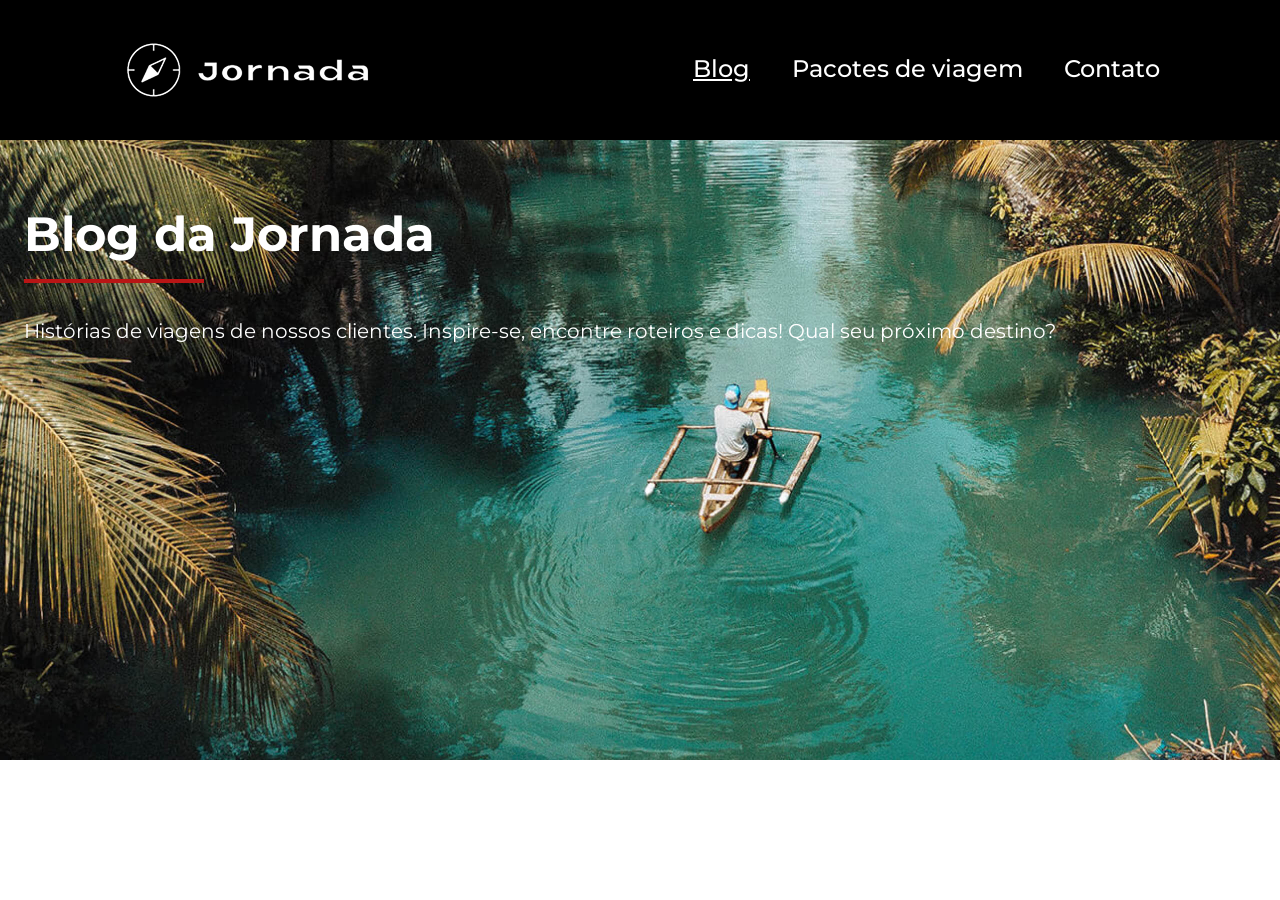
<file: blog.html>
<!DOCTYPE html>
<html lang="pt-br">
<head>
    <meta charset="UTF-8">
    <meta name="viewport" content="width=device-width, initial-scale=1.0">

    <link rel="icon" href="favico.svg" type="xml/svg">
    <link rel="stylesheet" href="css/style.css" />
    <title>Blog - Jornada Viagens</title>
</head>
<body>
    <header class="main-header">
      <a class="logo" href="index.html" title="voltar para a página inicial">
        <img
          class="img-mobile"
          src="img/bussola-jornada-branca.png"
          alt="Bussola do logo jornada viagens na cor branca"
        />
        <img
          class="img-desktop"
          src="img/bussola-texto-jornada-branca.png"
          alt="Logo jornada viagens na cor branca"
        />
      </a>
      <div class="navigation-menu">
        <label for="menu">
          <img src="img/menu.png" alt="menu" />
        </label>
        <input type="checkbox" id="menu" hidden />

        <nav>
          <ul class="list-links">
            <li>
              <a class="active"
              href="blog.html" target="_blank" title="Acessar blog">Blog</a>
            </li>
            <li>
              <a
                href="pacotes-de-viagens.html"
                target="_blank"
                title="Acessar pacotes de viagens"
                >Pacotes de viagem</a
              >
            </li>
            <li>
              <a href="contato.html" target="_blank" title="Acessar contato"
                >Contato</a
              >
            </li>
          </ul>
        </nav>
      </div>
    </header>
    <section class="blog hero">
      <div class="hero-img">
        <div class="hero-content">
        <h1>Blog da Jornada</h1>
        <hr>
        <p>Histórias de viagens de nossos clientes. Inspire-se, encontre roteiros e dicas! Qual seu próximo destino?</p>
      </div>
      </div>
    </section>
</body>
</html>
</file>
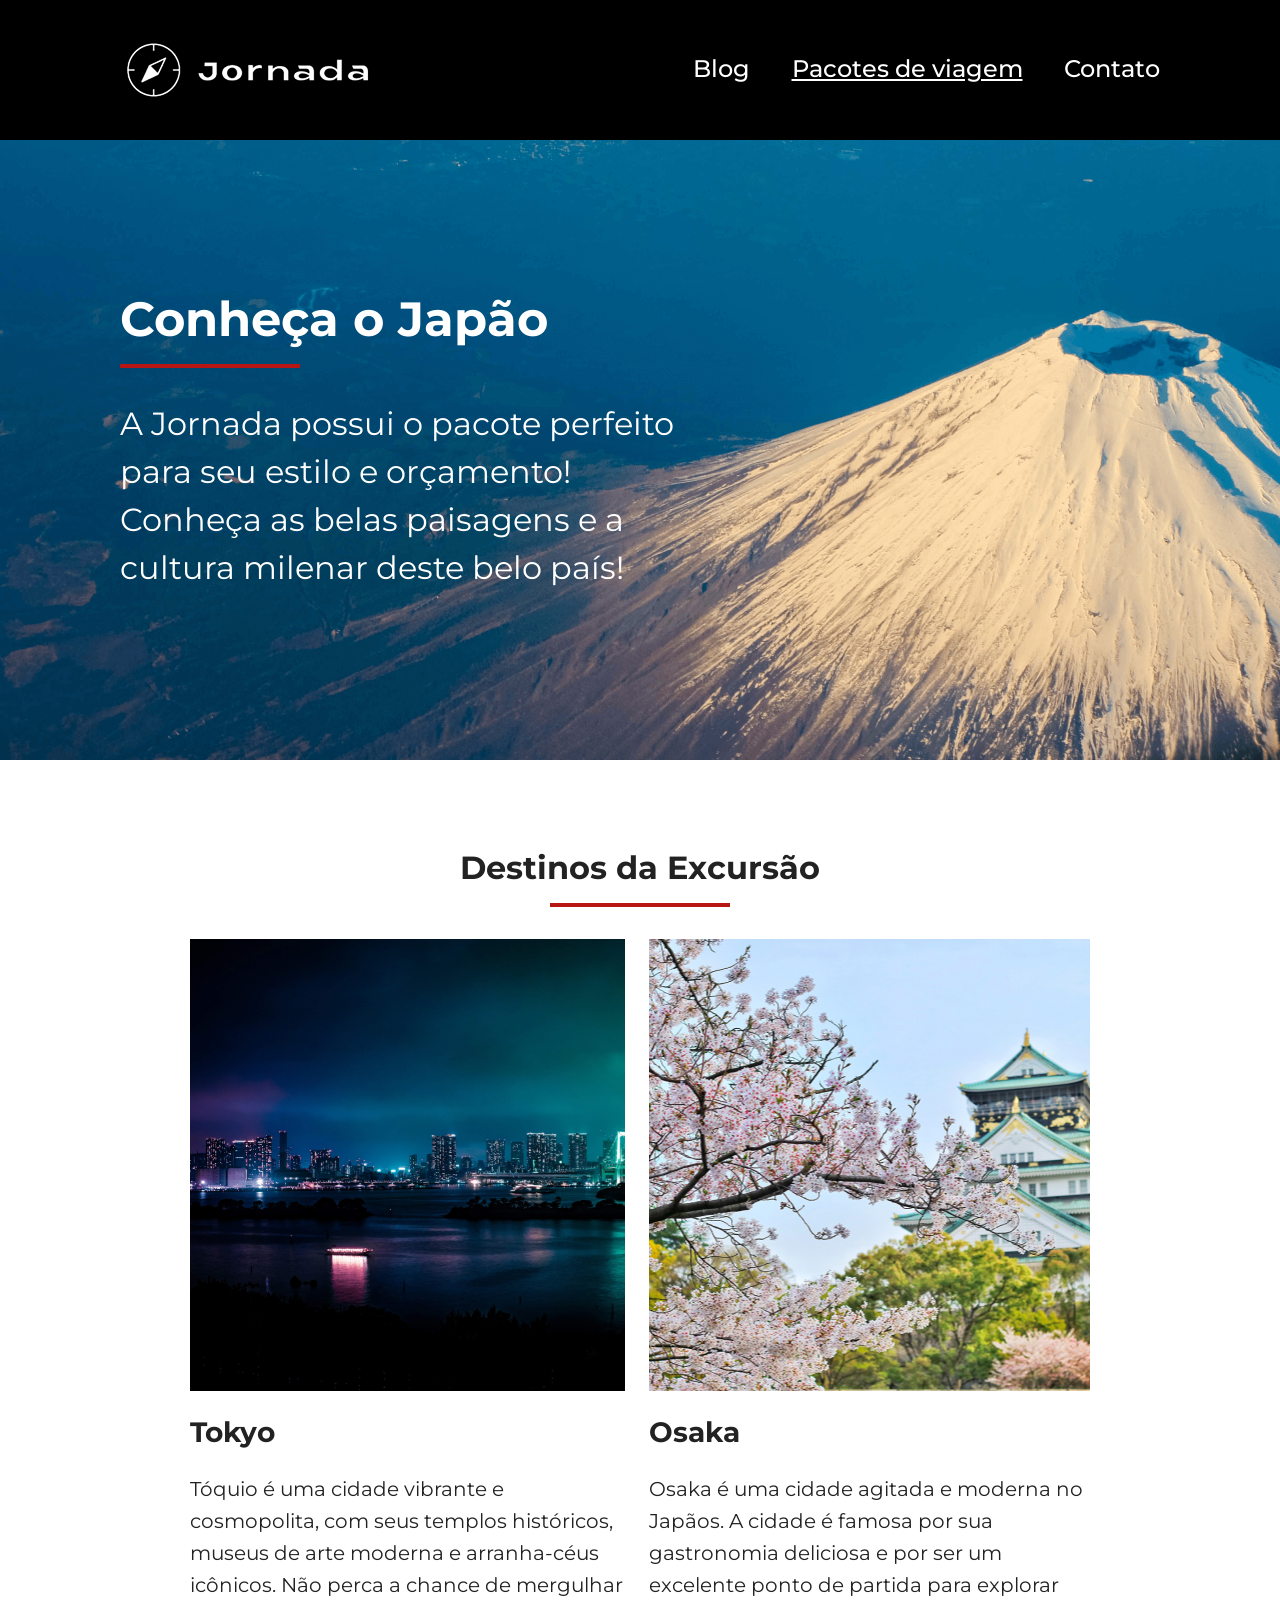
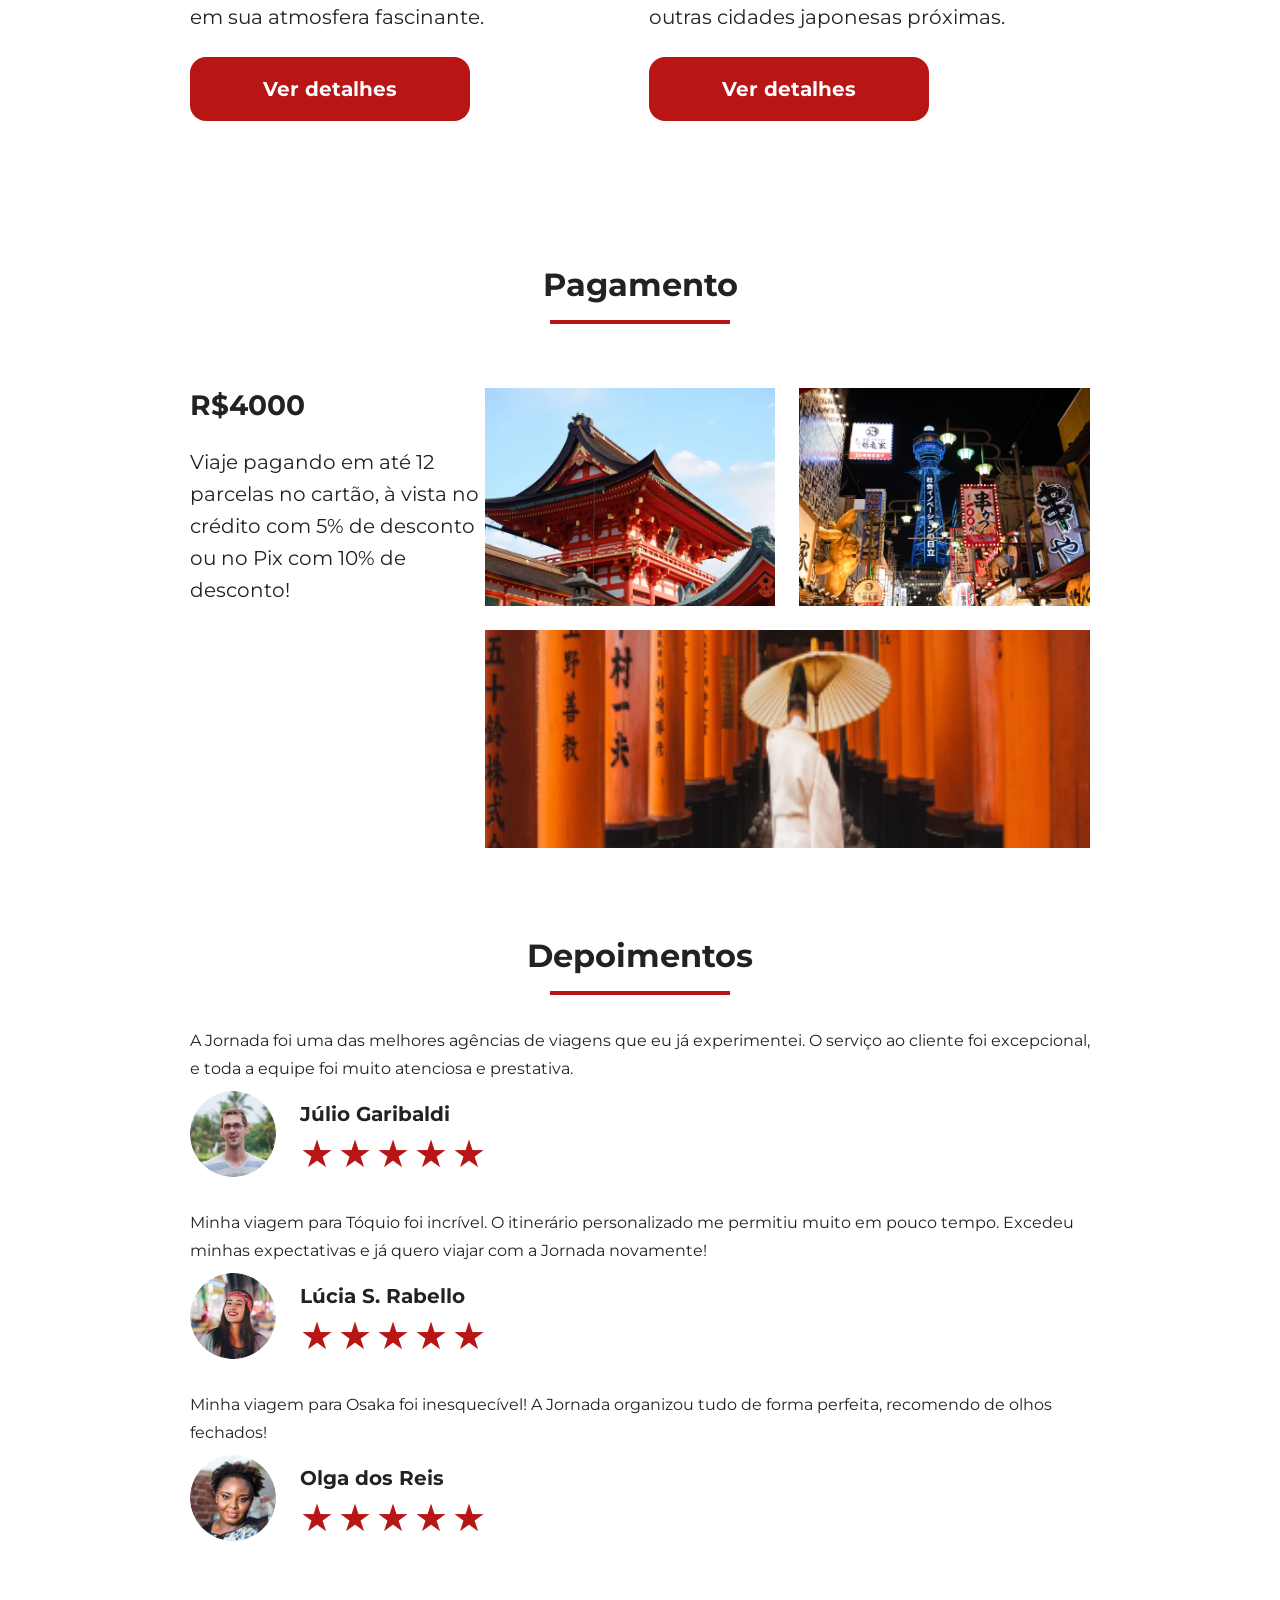
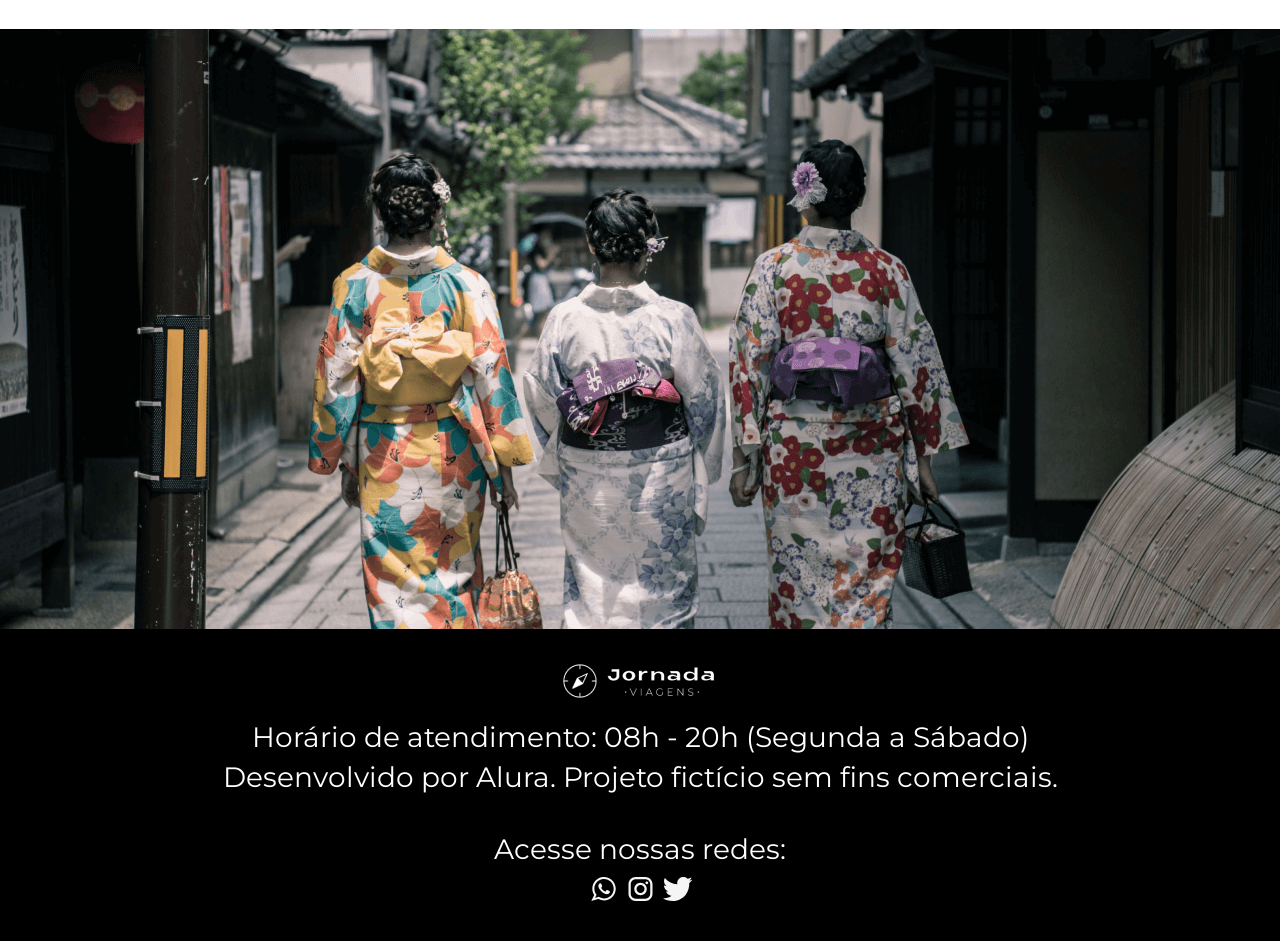
<file: pacotes-de-viagens.html>
<!DOCTYPE html>
<html lang="pt-br">
<head>
    <meta charset="UTF-8">
    <meta name="viewport" content="width=device-width, initial-scale=1.0">

    <link rel="icon" href="favico.svg" type="xml/svg">
    <link rel="stylesheet" href="css/style.css" />
    <title>Jornada Viagens</title>
</head>
<body>
    <header class="main-header">
      <a class="logo" href="index.html" title="voltar para a página inicial">
        <img
          class="img-mobile"
          src="img/bussola-jornada-branca.png"
          alt="Bussola do logo jornada viagens na cor branca"
        />
        <img
          class="img-desktop"
          src="img/bussola-texto-jornada-branca.png"
          alt="Logo jornada viagens na cor branca"
        />
      </a>
      <div class="navigation-menu">
        <label for="menu">
          <img src="img/menu.png" alt="menu" />
        </label>
        <input type="checkbox" id="menu" hidden />

        <nav>
          <ul class="list-links">
            <li>
              <a href="blog.html" target="_blank" title="Acessar blog">Blog</a>
            </li>
            <li>
              <a class="active"
                href="pacotes-de-viagens.html"
                target="_blank"
                title="Acessar pacotes de viagens"
                >Pacotes de viagem</a
              >
            </li>
            <li>
              <a href="contato.html" target="_blank" title="Acessar contato"
                >Contato</a
              >
            </li>
          </ul>
        </nav>
      </div>
    </header>
    <section class="travel-packages hero">
      <div class="hero-img">
        <div class="hero-content">
        <h1>Conheça o Japão</h1>
        <hr>
        <p>A Jornada possui o pacote perfeito para seu estilo e orçamento! Conheça as belas paisagens e a  cultura milenar deste belo país!</p>
      </div>
      </div>
    </section>
    <section class="destinations">
      <div class="section-title">
        <h2>Destinos da Excursão</h2>
        <hr />
      </div>
      <div class="destination-items">
        <article class="item">
          <header>
            <div class="img-item tokyo"></div>
            <h3 class="content-title">Tokyo</h3>
          </header>
          <p class="content-text">
            Tóquio é uma cidade vibrante e cosmopolita, com seus templos
            históricos, museus de arte moderna e arranha-céus icônicos. Não
            perca a chance de mergulhar em sua atmosfera fascinante.
          </p>
          <footer>
            <a
              href="#"
              class="button"
              target="_blank"
              title="Veja mais detalhes do destino Tokyo"
              >Ver detalhes</a
            >
          </footer>
        </article>
        <article class="item">
          <header>
            <div class="img-item osaka"></div>
            <h3 class="content-title">Osaka</h3>
          </header>
          <p class="content-text">
            Osaka é uma cidade agitada e moderna no Japãos. A cidade é famosa
            por sua gastronomia deliciosa e por ser um excelente ponto de
            partida para explorar outras cidades japonesas próximas.
          </p>
          <footer>
            <a
              href="#"
              class="button"
              target="_blank"
              title="Veja mais detalhes do destino osaka"
              >Ver detalhes</a
            >
          </footer>
        </article>
      </div>
    </section>
    <section class="travel-packages payments">
      <div class="section-title">
        <h2>Pagamento</h2>
        <hr />
      </div>
      <div class="content-container">
        <div class="text-content">
          <h3 class="content-title">R$4000</h3>
          <p class="content-text">
            Viaje pagando em até 12 parcelas no cartão, à vista no crédito com
            5% de desconto ou no Pix com 10% de desconto!
          </p>
        </div>
        <div class="image-gallery">
          <div class="image first"></div>
          <div class="image second"></div>
          <div class="image thirdy colspan-2"></div>
        </div>
      </div>
    </section>
    <section class="testimonail">
      <div class="section-title">
        <h2>Depoimentos</h2>
        <hr />
      </div>
      <div class="testimonial-container">
        <article>
          <header>
            <p>A Jornada foi uma das melhores agências de viagens que eu já experimentei. O serviço ao cliente foi excepcional, e toda a equipe foi muito atenciosa e prestativa.</p>
          </header>
          <footer>
            <img src="img/travel-packages/avatar-julio.png" alt="Imagem de Perfil do cliente Julio Garibaldi">
            <div class="profile-content">
              <h3>Júlio Garibaldi</h3>
              <div class="rating">
                <span class="star">★</span>
                <span class="star">★</span>
                <span class="star">★</span>
                <span class="star">★</span>
                <span class="star">★</span>
              </div>
            </div>
          </footer>
        </article>
        <article>
          <header>
            <p>Minha viagem para Tóquio foi incrível. O itinerário personalizado me permitiu muito em pouco tempo. Excedeu minhas expectativas e já quero viajar com a Jornada novamente!</p>
          </header>
          <footer>
            <img src="img/travel-packages/avatar-lucia.png" alt="Imagem de Perfil da Cliente Lúcia S. Rabello">
            <div class="profile-content">
              <h3>Lúcia S. Rabello</h3>
              <div class="rating">
                <span class="star">★</span>
                <span class="star">★</span>
                <span class="star">★</span>
                <span class="star">★</span>
                <span class="star">★</span>
              </div>
            </div>
          </footer>
        </article>
        <article>
          <header>
            <p>Minha viagem para Osaka foi inesquecível! A Jornada organizou tudo de forma perfeita, recomendo de olhos fechados!</p>
          </header>
          <footer>
            <img src="img/travel-packages/avatar-olga.png" alt="Imagem de Perfil da Cliente Olga dos Reis">
            <div class="profile-content">
              <h3>Olga dos Reis</h3>
              <div class="rating">
                <span class="star">★</span>
                <span class="star">★</span>
                <span class="star">★</span>
                <span class="star">★</span>
                <span class="star">★</span>
              </div>
            </div>
          </footer>
        </article>
      </div>
    </section>
    <section class="travel-packages bottom-hero">
      <div class="hero-img"></div>
    </section>
    <footer class="main-footer">
      <div class="footer-content">
        <img src="img/logo-footer.png" alt="Logo branco da jornada viagens">
        <p>Horário de atendimento: 08h - 20h (Segunda a Sábado)</p>
        <p>Desenvolvido por Alura. Projeto fictício sem fins comerciais.</p>
      </div>
      <div class="footer-social">
        <p>Acesse nossas redes:</p>
        <a href="#" target="_blank"><img src="img/icone-whatsapp.svg" alt="Logo do whatsapp"></a>
        <a href="#" target="_blank"><img src="img/icone-instagram.svg" alt="Logo do Instagram"></a>
        <a href="#" target="_blank"><img src="img/icone-twitter.svg" alt="Logo do Twitter"></a>
      </div>
    </footer>
</body>
</html>
</file>
<file: css/style.css>
@import url(global.css);
@import url(header.css);
@import url(hero.css);
@import url(offers.css);
@import url(categories.css);
@import url(destinations.css);
@import url(payments.css);
@import url(testimonials.css);
@import url(footer.css);
</file>
